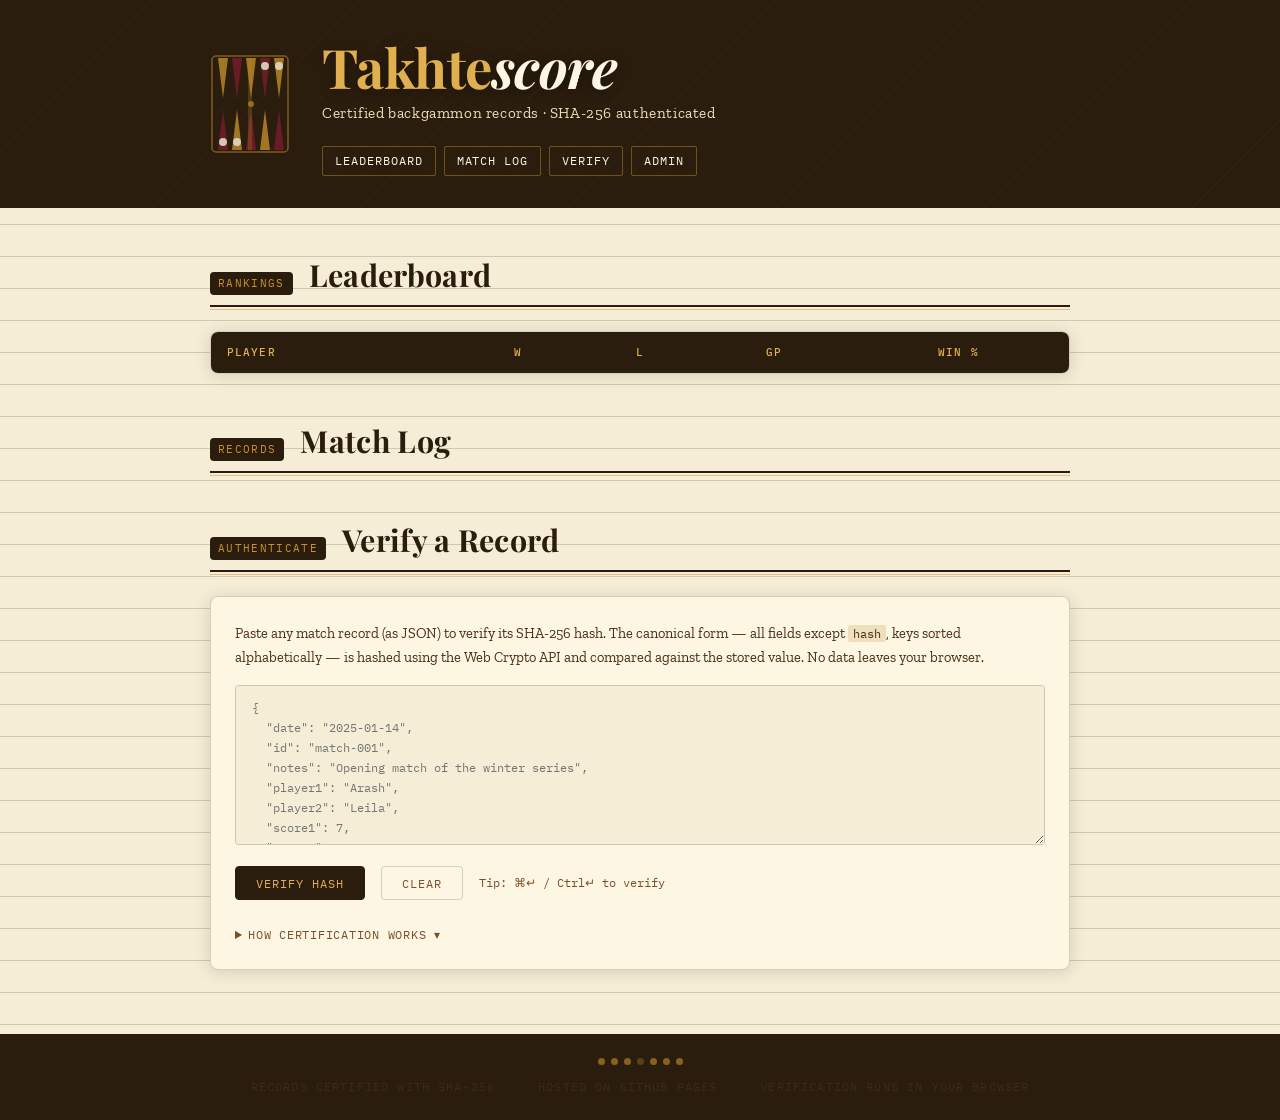
<file: index.html>
<!DOCTYPE html>
<html lang="en">
<head>
  <meta charset="UTF-8" />
  <meta name="viewport" content="width=device-width, initial-scale=1.0" />
  <title>Takhtescore — Certified Backgammon Records</title>
  <meta name="description" content="Tamper-evident backgammon match records, certified with SHA-256 cryptographic hashes." />

  <!-- Preconnect for Google Fonts -->
  <link rel="preconnect" href="https://fonts.googleapis.com" />
  <link rel="preconnect" href="https://fonts.gstatic.com" crossorigin />

  <link rel="stylesheet" href="css/style.css" />
</head>
<body>

<!-- ══════════════════════════════════════════════
     HEADER
══════════════════════════════════════════════ -->
<header id="site-header">
  <div class="container">
    <div class="header-inner">

      <!-- Decorative SVG — backgammon board motif -->
      <div class="header-motif" aria-hidden="true">
        <svg width="80" height="100" viewBox="0 0 80 100" xmlns="http://www.w3.org/2000/svg">
          <!-- Board border -->
          <rect x="2" y="2" width="76" height="96" rx="4"
                fill="none" stroke="#c8922a" stroke-width="1.5" opacity="0.6"/>

          <!-- Top triangles (dark) -->
          <polygon points="8,4  18,4  13,44"  fill="#c8922a" opacity="0.85"/>
          <polygon points="22,4 32,4  27,44"  fill="#7b1c2e" opacity="0.85"/>
          <polygon points="36,4 46,4  41,44"  fill="#c8922a" opacity="0.85"/>
          <polygon points="50,4 60,4  55,44"  fill="#7b1c2e" opacity="0.85"/>
          <polygon points="64,4 74,4  69,44"  fill="#c8922a" opacity="0.85"/>

          <!-- Bottom triangles (pointing up) -->
          <polygon points="8,96  18,96  13,56"  fill="#7b1c2e" opacity="0.85"/>
          <polygon points="22,96 32,96  27,56"  fill="#c8922a" opacity="0.85"/>
          <polygon points="36,96 46,96  41,56"  fill="#7b1c2e" opacity="0.85"/>
          <polygon points="50,96 60,96  55,56"  fill="#c8922a" opacity="0.85"/>
          <polygon points="64,96 74,96  69,56"  fill="#7b1c2e" opacity="0.85"/>

          <!-- Centre bar -->
          <rect x="38" y="4" width="4" height="92"
                fill="#c8922a" opacity="0.25"/>

          <!-- Pip dots -->
          <circle cx="13" cy="88" r="4" fill="#f5edd6" opacity="0.9"/>
          <circle cx="27" cy="88" r="4" fill="#f5edd6" opacity="0.9"/>
          <circle cx="69" cy="12" r="4" fill="#f5edd6" opacity="0.9"/>
          <circle cx="55" cy="12" r="4" fill="#f5edd6" opacity="0.9"/>
          <circle cx="41" cy="50" r="3" fill="#c8922a" opacity="0.7"/>
        </svg>
      </div>

      <!-- Text -->
      <div class="header-text">
        <h1 class="site-name">Takhte<span>score</span></h1>
        <p class="tagline">Certified backgammon records · SHA-256 authenticated</p>
        <nav class="nav-pills" aria-label="Page sections">
          <a href="#section-leaderboard">Leaderboard</a>
          <a href="#section-log">Match Log</a>
          <a href="#section-verify">Verify</a>
          <a href="admin.html">Admin</a>
        </nav>
      </div>

    </div>
  </div>
</header>

<!-- ══════════════════════════════════════════════
     MAIN CONTENT
══════════════════════════════════════════════ -->
<main>

<div class="container">

  <!-- ── LEADERBOARD ─────────────────────────── -->
  <section id="section-leaderboard" aria-labelledby="lb-heading">
    <div class="section-header">
      <span class="section-label">Rankings</span>
      <h2 id="lb-heading">Leaderboard</h2>
    </div>

    <div id="leaderboard" role="region" aria-live="polite">
      <table class="lb-table" aria-label="Player standings">
        <thead>
          <tr>
            <th scope="col">Player</th>
            <th scope="col">W</th>
            <th scope="col">L</th>
            <th scope="col">GP</th>
            <th scope="col">Win %</th>
          </tr>
        </thead>
        <tbody id="leaderboard-body">
          <tr><td colspan="5" class="loading">Loading standings</td></tr>
        </tbody>
      </table>
    </div>
  </section>

  <!-- ── MATCH LOG ───────────────────────────── -->
  <section id="section-log" aria-labelledby="log-heading">
    <div class="section-header">
      <span class="section-label">Records</span>
      <h2 id="log-heading">Match Log</h2>
    </div>

    <div id="match-list" role="feed" aria-live="polite" aria-label="Match records">
      <p class="loading">Loading match records</p>
    </div>
  </section>

  <!-- ── VERIFY TOOL ─────────────────────────── -->
  <section id="section-verify" aria-labelledby="verify-heading">
    <div class="section-header">
      <span class="section-label">Authenticate</span>
      <h2 id="verify-heading">Verify a Record</h2>
    </div>

    <div id="verify-tool">
      <p>
        Paste any match record (as JSON) to verify its SHA-256 hash.
        The canonical form — all fields except <code>hash</code>, keys sorted
        alphabetically — is hashed using the Web Crypto API and compared
        against the stored value. No data leaves your browser.
      </p>

      <label for="verify-input" class="sr-only">Match record JSON</label>
      <textarea
        id="verify-input"
        placeholder='{
  "date": "2025-01-14",
  "id": "match-001",
  "notes": "Opening match of the winter series",
  "player1": "Arash",
  "player2": "Leila",
  "score1": 7,
  "score2": 3,
  "winner": "Arash",
  "hash": "f85b1f0683c..."
}'
        aria-label="Paste match JSON here"
        spellcheck="false"
        autocomplete="off"
      ></textarea>

      <div class="verify-actions">
        <button id="verify-btn" class="btn btn-primary" type="button">
          Verify Hash
        </button>
        <button id="verify-clear" class="btn btn-ghost" type="button">
          Clear
        </button>
        <span style="font-size:0.78rem;color:var(--walnut-lt);font-family:var(--font-mono)">
          Tip: ⌘↵ / Ctrl↵ to verify
        </span>
      </div>

      <div id="verify-result" role="alert" aria-live="polite"></div>

      <!-- How it works -->
      <details style="margin-top:1.5rem">
        <summary style="cursor:pointer;font-family:var(--font-mono);font-size:0.78rem;letter-spacing:0.06em;color:var(--walnut-lt);text-transform:uppercase">
          How certification works ▾
        </summary>
        <div style="margin-top:0.75rem;font-size:0.88rem;color:var(--walnut-md);line-height:1.8">
          <p>Each match record is certified by computing a <strong>SHA-256 digest</strong> of its canonical form:</p>
          <ol style="margin:0.5rem 0 0.5rem 1.5rem">
            <li>Take all fields <em>except</em> <code>hash</code></li>
            <li>Sort keys alphabetically</li>
            <li>Serialize to compact JSON (no extra whitespace)</li>
            <li>Compute SHA-256 → store as the <code>hash</code> field</li>
          </ol>
          <p>Any change to any field — even a single character — produces a completely different hash, making tampering immediately detectable. Verification runs entirely in your browser using the Web Crypto API.</p>
        </div>
      </details>
    </div>
  </section>

</div><!-- /container -->
</main>

<!-- ══════════════════════════════════════════════
     FOOTER
══════════════════════════════════════════════ -->
<footer id="site-footer">
  <div class="container">
    <!-- Decorative pip row -->
    <div class="pip-row" style="justify-content:center;margin-bottom:0.75rem" aria-hidden="true">
      <div class="pip"></div>
      <div class="pip"></div>
      <div class="pip"></div>
      <div class="pip" style="opacity:0.3"></div>
      <div class="pip"></div>
      <div class="pip"></div>
      <div class="pip"></div>
    </div>

    <p class="footer-text">
      Records certified with SHA-256
      <span class="footer-divider">·</span>
      Hosted on GitHub Pages
      <span class="footer-divider">·</span>
      Verification runs in your browser
    </p>
  </div>
</footer>

<!-- Accessibility helper -->
<style>.sr-only{position:absolute;width:1px;height:1px;padding:0;margin:-1px;overflow:hidden;clip:rect(0,0,0,0);white-space:nowrap;border:0}</style>

<script src="js/main.js"></script>
</body>
</html>
</file>
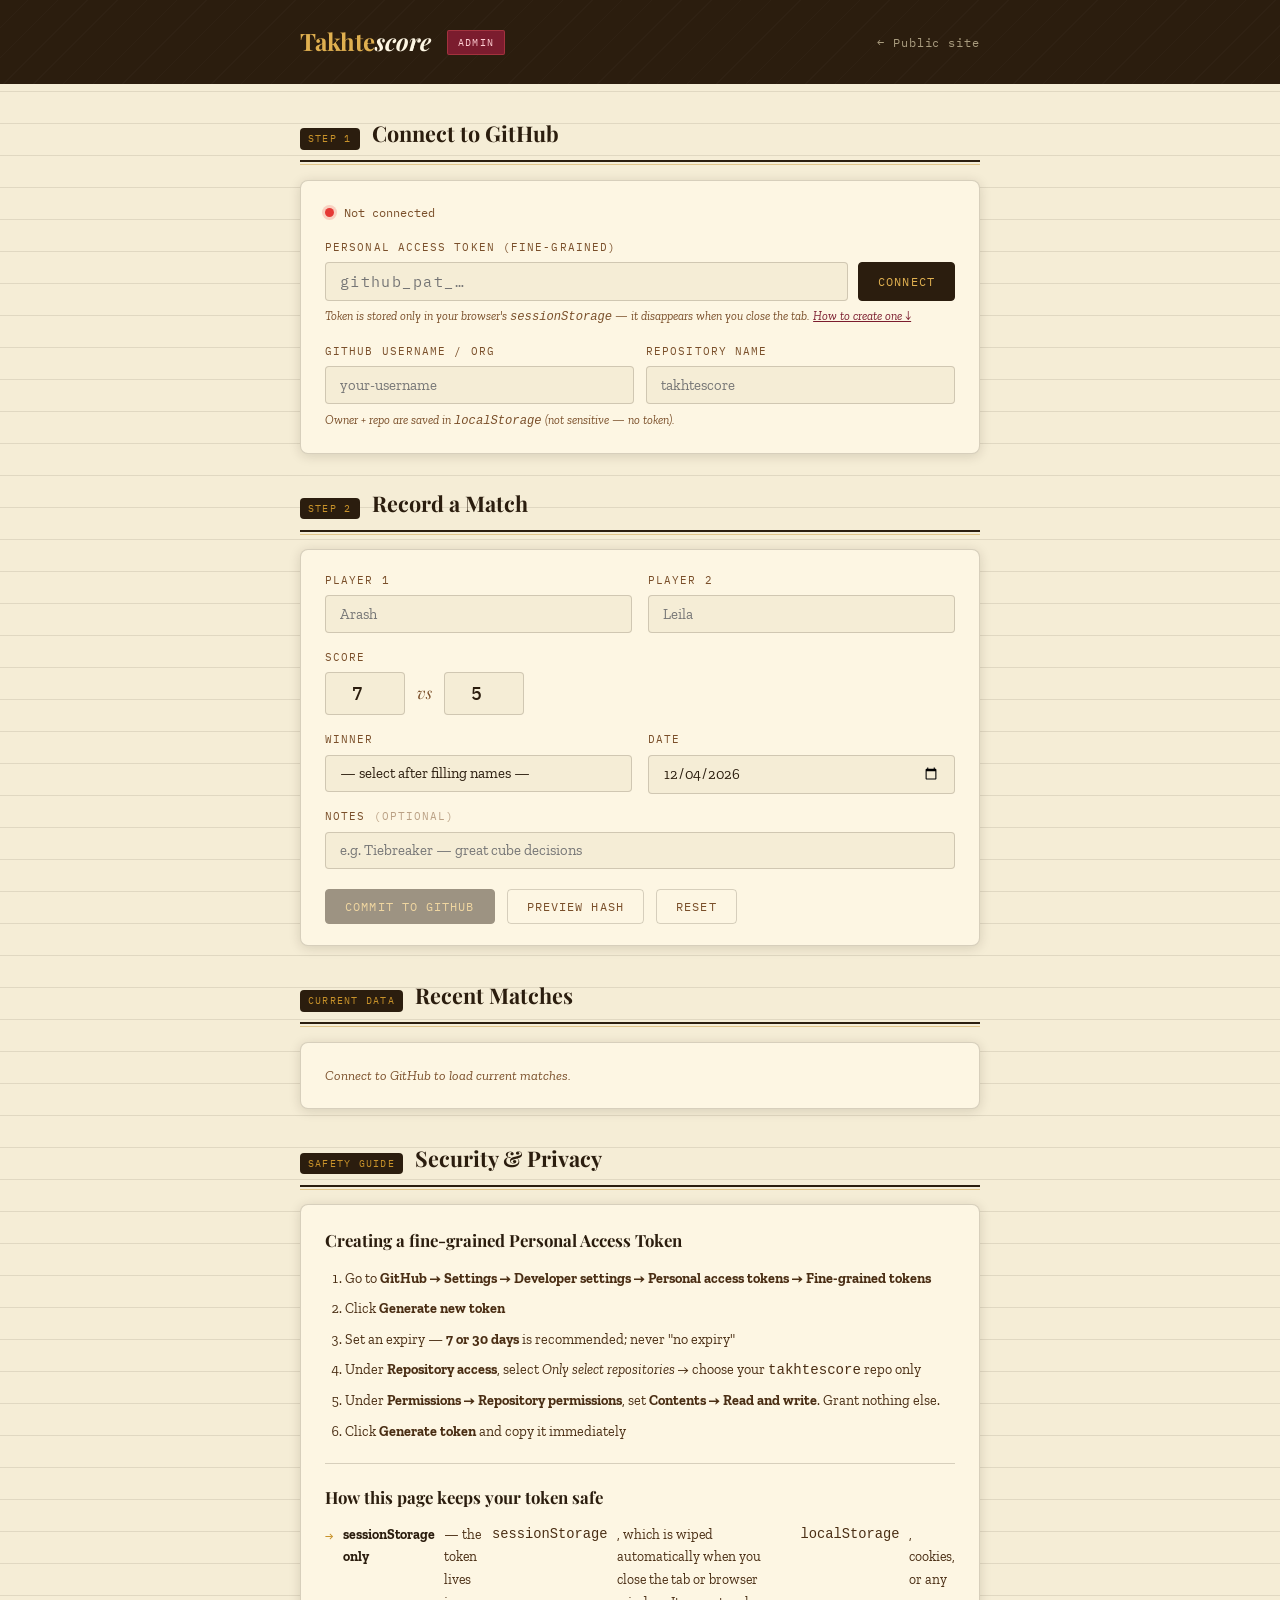
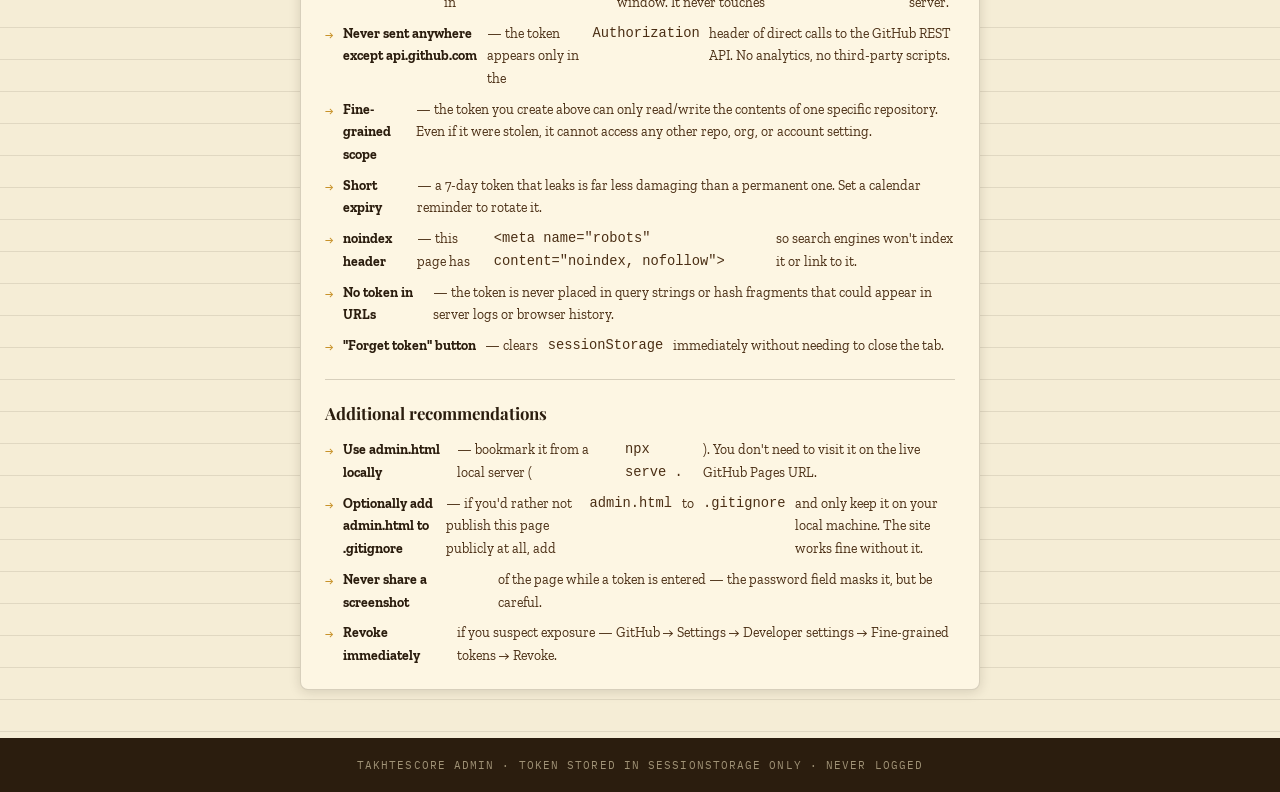
<file: admin.html>
<!DOCTYPE html>
<html lang="en">
<head>
  <meta charset="UTF-8" />
  <meta name="viewport" content="width=device-width, initial-scale=1.0" />
  <title>Takhtescore — Admin</title>
  <meta name="robots" content="noindex, nofollow" />

  <link rel="preconnect" href="https://fonts.googleapis.com" />
  <link rel="preconnect" href="https://fonts.gstatic.com" crossorigin />
  <link href="https://fonts.googleapis.com/css2?family=Playfair+Display:ital,wght@0,400;0,600;0,700;1,400&family=Zilla+Slab:wght@400;500;600&family=IBM+Plex+Mono:wght@400;500&display=swap" rel="stylesheet" />

  <style>
    /* ── Variables (matches main site) ─────────────────────── */
    :root {
      --parchment:    #f5edd6;
      --parchment-dk: #ede0bb;
      --walnut:       #2b1d0e;
      --walnut-md:    #4a2e14;
      --walnut-lt:    #7a4f2a;
      --burgundy:     #7b1c2e;
      --burgundy-lt:  #a3263d;
      --cream:        #fdf6e3;
      --cream-dk:     #f0e6c8;
      --ink:          #1a0f05;
      --gold:         #c8922a;
      --gold-lt:      #e0b050;
      --rule:         rgba(43,29,14,0.18);
      --shadow:       rgba(43,29,14,0.15);
      --green:        #2e7d32;
      --green-bg:     #e8f5e9;
      --green-border: #a5d6a7;
      --red:          #c62828;
      --red-bg:       #ffebee;
      --red-border:   #ef9a9a;
      --amber-bg:     #fff8e1;
      --amber-border: #ffe082;
      --amber:        #7a5800;

      --font-display: 'Playfair Display', Georgia, serif;
      --font-body:    'Zilla Slab', 'Palatino Linotype', serif;
      --font-mono:    'IBM Plex Mono', 'Courier New', monospace;
      --radius:       4px;
      --radius-lg:    8px;
      --max-w:        720px;
    }

    /* ── Reset ──────────────────────────────────────────────── */
    *, *::before, *::after { box-sizing: border-box; margin: 0; padding: 0; }
    html { scroll-behavior: smooth; }

    body {
      background-color: var(--parchment);
      background-image: repeating-linear-gradient(
        0deg, transparent, transparent 31px,
        rgba(43,29,14,0.1) 31px, rgba(43,29,14,0.1) 32px
      );
      color: var(--ink);
      font-family: var(--font-body);
      font-size: 15px;
      line-height: 1.65;
      min-height: 100vh;
    }

    /* ── Header ─────────────────────────────────────────────── */
    #admin-header {
      background: var(--walnut);
      padding: 1.4rem 0;
      position: relative;
      overflow: hidden;
    }
    #admin-header::before {
      content: '';
      position: absolute; inset: 0;
      background: repeating-linear-gradient(-45deg, transparent, transparent 20px,
        rgba(255,255,255,0.02) 20px, rgba(255,255,255,0.02) 21px);
      pointer-events: none;
    }
    .header-inner {
      max-width: var(--max-w);
      margin: 0 auto;
      padding: 0 1.25rem;
      display: flex;
      align-items: center;
      justify-content: space-between;
      gap: 1rem;
      position: relative;
    }
    .header-left { display: flex; align-items: center; gap: 1rem; }
    .admin-badge {
      font-family: var(--font-mono);
      font-size: 0.65rem;
      letter-spacing: 0.12em;
      text-transform: uppercase;
      background: var(--burgundy);
      color: #ffcdd2;
      padding: 3px 10px;
      border-radius: 2px;
      border: 1px solid rgba(255,100,100,0.3);
    }
    .site-name {
      font-family: var(--font-display);
      font-size: 1.5rem;
      font-weight: 700;
      color: var(--gold-lt);
    }
    .site-name span { color: #fdf6e3; font-style: italic; }
    .back-link {
      font-family: var(--font-mono);
      font-size: 0.72rem;
      letter-spacing: 0.08em;
      color: var(--parchment-dk);
      text-decoration: none;
      opacity: 0.65;
      transition: opacity 0.15s;
    }
    .back-link:hover { opacity: 1; }

    /* ── Layout ─────────────────────────────────────────────── */
    .container {
      max-width: var(--max-w);
      margin: 0 auto;
      padding: 0 1.25rem;
    }
    section { margin: 2rem 0; }

    /* ── Section header ─────────────────────────────────────── */
    .section-header {
      display: flex; align-items: baseline; gap: 0.75rem;
      margin-bottom: 1.1rem;
      padding-bottom: 0.5rem;
      border-bottom: 2px solid var(--walnut);
      position: relative;
    }
    .section-header::after {
      content: ''; position: absolute; bottom: -5px; left: 0; right: 0;
      height: 1px; background: var(--gold); opacity: 0.45;
    }
    .section-label {
      font-family: var(--font-mono); font-size: 0.65rem;
      letter-spacing: 0.12em; text-transform: uppercase;
      color: var(--gold); background: var(--walnut);
      padding: 2px 8px; border-radius: var(--radius); flex-shrink: 0;
    }
    h2 {
      font-family: var(--font-display);
      font-size: 1.35rem; font-weight: 700;
      color: var(--walnut);
    }

    /* ── Card ───────────────────────────────────────────────── */
    .card {
      background: var(--cream);
      border: 1px solid var(--rule);
      border-radius: var(--radius-lg);
      padding: 1.35rem 1.5rem;
      box-shadow: 0 2px 12px var(--shadow);
    }

    /* ── Token section ──────────────────────────────────────── */
    .token-status {
      display: flex; align-items: center; gap: 0.6rem;
      margin-bottom: 1rem;
    }
    .status-dot {
      width: 9px; height: 9px; border-radius: 50%;
      flex-shrink: 0; transition: background 0.2s;
    }
    .status-dot.connected { background: #43a047; box-shadow: 0 0 0 3px rgba(67,160,71,0.2); }
    .status-dot.disconnected { background: #e53935; box-shadow: 0 0 0 3px rgba(229,57,53,0.2); }
    .status-dot.checking { background: var(--gold); box-shadow: 0 0 0 3px rgba(200,146,42,0.2); animation: pulse 1s infinite; }
    @keyframes pulse { 0%,100%{opacity:1} 50%{opacity:0.4} }

    .status-text {
      font-family: var(--font-mono); font-size: 0.78rem;
      color: var(--walnut-lt);
    }

    .token-row {
      display: flex; gap: 0.6rem; align-items: stretch; flex-wrap: wrap;
    }
    .token-input-wrap { flex: 1; min-width: 220px; position: relative; }

    /* ── Form inputs ────────────────────────────────────────── */
    input, select, textarea {
      width: 100%;
      font-family: var(--font-body);
      font-size: 0.92rem;
      background: var(--parchment);
      border: 1px solid var(--rule);
      border-radius: var(--radius);
      padding: 0.55rem 0.85rem;
      color: var(--walnut);
      outline: none;
      transition: border-color 0.15s, background 0.15s;
      appearance: none;
    }
    input:focus, select:focus, textarea:focus {
      border-color: var(--walnut-lt);
      background: var(--cream);
    }
    input[type="password"] { font-family: var(--font-mono); letter-spacing: 0.1em; }
    input.masked { -webkit-text-security: disc; }

    label {
      display: block;
      font-family: var(--font-mono);
      font-size: 0.68rem;
      letter-spacing: 0.1em;
      text-transform: uppercase;
      color: var(--walnut-lt);
      margin-bottom: 0.35rem;
    }

    .field { margin-bottom: 1rem; }
    .field:last-child { margin-bottom: 0; }

    .field-row {
      display: grid;
      grid-template-columns: 1fr 1fr;
      gap: 1rem;
    }
    @media (max-width: 500px) { .field-row { grid-template-columns: 1fr; } }

    .field-hint {
      font-size: 0.76rem;
      color: var(--walnut-lt);
      margin-top: 0.3rem;
      font-style: italic;
    }

    /* ── Score input ────────────────────────────────────────── */
    .score-row {
      display: flex; align-items: center; gap: 0.75rem;
    }
    .score-row input[type="number"] {
      width: 80px; text-align: center;
      font-family: var(--font-mono); font-size: 1.1rem; font-weight: 500;
    }
    .score-vs {
      font-family: var(--font-display);
      font-style: italic; font-size: 1rem;
      color: var(--walnut-lt); flex-shrink: 0;
    }

    /* ── Buttons ────────────────────────────────────────────── */
    .btn {
      font-family: var(--font-mono); font-size: 0.75rem;
      letter-spacing: 0.09em; text-transform: uppercase;
      cursor: pointer; padding: 0.55rem 1.2rem;
      border-radius: var(--radius); border: none;
      transition: all 0.15s; white-space: nowrap;
    }
    .btn-primary {
      background: var(--walnut); color: var(--gold-lt);
      border: 1px solid var(--walnut);
    }
    .btn-primary:hover:not(:disabled) { background: var(--walnut-md); }
    .btn-primary:disabled { opacity: 0.45; cursor: not-allowed; }
    .btn-ghost {
      background: transparent; color: var(--walnut-lt);
      border: 1px solid var(--rule);
    }
    .btn-ghost:hover { border-color: var(--walnut-lt); color: var(--walnut); }
    .btn-danger {
      background: transparent; color: var(--red);
      border: 1px solid var(--red-border);
      font-size: 0.68rem;
    }
    .btn-danger:hover { background: var(--red-bg); }

    /* ── Hash preview ───────────────────────────────────────── */
    #hash-preview {
      margin-top: 1rem;
      padding: 0.85rem 1rem;
      background: var(--parchment-dk);
      border: 1px solid var(--rule);
      border-radius: var(--radius);
      display: none;
    }
    #hash-preview.show { display: block; }
    .hash-preview-label {
      font-family: var(--font-mono); font-size: 0.65rem;
      letter-spacing: 0.1em; text-transform: uppercase;
      color: var(--walnut-lt); margin-bottom: 0.3rem;
    }
    .hash-preview-value {
      font-family: var(--font-mono); font-size: 0.76rem;
      color: var(--walnut); word-break: break-all;
    }
    .hash-canonical {
      font-family: var(--font-mono); font-size: 0.7rem;
      color: var(--walnut-lt); word-break: break-all;
      margin-top: 0.4rem; opacity: 0.75;
    }

    /* ── Submit area ────────────────────────────────────────── */
    .submit-area {
      display: flex; gap: 0.75rem; align-items: center;
      margin-top: 1.25rem; flex-wrap: wrap;
    }

    /* ── Alerts ─────────────────────────────────────────────── */
    .alert {
      padding: 0.85rem 1rem; border-radius: var(--radius);
      font-size: 0.85rem; margin-top: 1rem;
      display: none; animation: fadeIn 0.2s ease;
    }
    .alert.show { display: block; }
    .alert.success { background: var(--green-bg); border: 1px solid var(--green-border); color: var(--green); }
    .alert.error   { background: var(--red-bg);   border: 1px solid var(--red-border);   color: var(--red); }
    .alert.warning { background: var(--amber-bg);  border: 1px solid var(--amber-border); color: var(--amber); }
    .alert-title { font-weight: 600; margin-bottom: 0.25rem; }
    .alert-mono { font-family: var(--font-mono); font-size: 0.75rem; margin-top: 0.4rem; word-break: break-all; opacity: 0.85; }

    @keyframes fadeIn { from{opacity:0;transform:translateY(3px)} to{opacity:1;transform:translateY(0)} }

    /* ── Security notice ────────────────────────────────────── */
    .security-list {
      list-style: none; display: flex; flex-direction: column; gap: 0.5rem;
    }
    .security-list li {
      display: flex; gap: 0.6rem; align-items: flex-start;
      font-size: 0.86rem; color: var(--walnut-md);
    }
    .security-list li::before {
      content: '→'; color: var(--gold); font-family: var(--font-mono);
      flex-shrink: 0; margin-top: 1px;
    }
    .security-list strong { color: var(--walnut); }

    /* ── Repo config ────────────────────────────────────────── */
    .config-row {
      display: grid; grid-template-columns: 1fr 1fr; gap: 0.75rem;
    }
    @media (max-width: 500px) { .config-row { grid-template-columns: 1fr; } }

    /* ── Recent matches ─────────────────────────────────────── */
    #recent-matches { display: flex; flex-direction: column; gap: 0.6rem; }
    .recent-match {
      display: flex; align-items: center; justify-content: space-between;
      padding: 0.65rem 0.85rem;
      background: var(--parchment);
      border: 1px solid var(--rule);
      border-radius: var(--radius);
      gap: 1rem; flex-wrap: wrap;
    }
    .recent-match-players {
      font-family: var(--font-display); font-size: 0.95rem; font-weight: 600;
      color: var(--walnut);
    }
    .recent-match-meta {
      font-family: var(--font-mono); font-size: 0.72rem; color: var(--walnut-lt);
    }

    /* ── Footer ─────────────────────────────────────────────── */
    #admin-footer {
      background: var(--walnut); color: var(--parchment-dk);
      text-align: center; padding: 1.2rem 1rem; margin-top: 3rem;
    }
    .footer-text {
      font-family: var(--font-mono); font-size: 0.68rem;
      letter-spacing: 0.1em; text-transform: uppercase; opacity: 0.6;
    }

    /* ── Spinner ────────────────────────────────────────────── */
    .spinner {
      display: inline-block; width: 12px; height: 12px;
      border: 2px solid rgba(224,176,80,0.3);
      border-top-color: var(--gold-lt);
      border-radius: 50%; animation: spin 0.7s linear infinite;
      vertical-align: middle; margin-right: 6px;
    }
    @keyframes spin { to { transform: rotate(360deg); } }

    /* ── sr-only ────────────────────────────────────────────── */
    .sr-only { position:absolute;width:1px;height:1px;padding:0;margin:-1px;overflow:hidden;clip:rect(0,0,0,0);white-space:nowrap;border:0 }
  </style>
</head>
<body>

<!-- ── Header ──────────────────────────────────────────────────────────── -->
<header id="admin-header">
  <div class="header-inner">
    <div class="header-left">
      <span class="site-name">Takhte<span>score</span></span>
      <span class="admin-badge">Admin</span>
    </div>
    <a href="index.html" class="back-link">← Public site</a>
  </div>
</header>

<main>
<div class="container">

  <!-- ── GitHub Connection ─────────────────────────────────────────────── -->
  <section id="section-token">
    <div class="section-header">
      <span class="section-label">Step 1</span>
      <h2>Connect to GitHub</h2>
    </div>
    <div class="card">
      <div class="token-status">
        <div class="status-dot disconnected" id="status-dot"></div>
        <span class="status-text" id="status-text">Not connected</span>
      </div>

      <div class="field">
        <label for="gh-token">Personal Access Token (fine-grained)</label>
        <div class="token-row">
          <div class="token-input-wrap">
            <input type="password" id="gh-token" placeholder="github_pat_…"
                   autocomplete="off" spellcheck="false" />
          </div>
          <button class="btn btn-primary" id="btn-connect" type="button">Connect</button>
          <button class="btn btn-danger" id="btn-clear-token" type="button"
                  style="display:none">Forget token</button>
        </div>
        <p class="field-hint">
          Token is stored only in your browser's <code>sessionStorage</code>
          — it disappears when you close the tab.
          <a href="#section-security" style="color:var(--burgundy)">How to create one ↓</a>
        </p>
      </div>

      <div class="config-row" style="margin-top:0.75rem">
        <div class="field" style="margin-bottom:0">
          <label for="gh-owner">GitHub username / org</label>
          <input type="text" id="gh-owner" placeholder="your-username"
                 autocomplete="off" spellcheck="false" />
        </div>
        <div class="field" style="margin-bottom:0">
          <label for="gh-repo">Repository name</label>
          <input type="text" id="gh-repo" placeholder="takhtescore"
                 autocomplete="off" spellcheck="false" />
        </div>
      </div>
      <p class="field-hint" style="margin-top:0.4rem">
        Owner + repo are saved in <code>localStorage</code> (not sensitive — no token).
      </p>
    </div>
  </section>

  <!-- ── Add Match Form ────────────────────────────────────────────────── -->
  <section id="section-form">
    <div class="section-header">
      <span class="section-label">Step 2</span>
      <h2>Record a Match</h2>
    </div>
    <div class="card">

      <div class="field-row">
        <div class="field">
          <label for="f-player1">Player 1</label>
          <input type="text" id="f-player1" placeholder="Arash"
                 autocomplete="off" />
        </div>
        <div class="field">
          <label for="f-player2">Player 2</label>
          <input type="text" id="f-player2" placeholder="Leila"
                 autocomplete="off" />
        </div>
      </div>

      <div class="field">
        <label>Score</label>
        <div class="score-row">
          <input type="number" id="f-score1" min="0" max="99" value="7"
                 style="width:80px" aria-label="Player 1 score" />
          <span class="score-vs">vs</span>
          <input type="number" id="f-score2" min="0" max="99" value="5"
                 style="width:80px" aria-label="Player 2 score" />
        </div>
      </div>

      <div class="field-row">
        <div class="field">
          <label for="f-winner">Winner</label>
          <select id="f-winner">
            <option value="">— select after filling names —</option>
          </select>
        </div>
        <div class="field">
          <label for="f-date">Date</label>
          <input type="date" id="f-date" />
        </div>
      </div>

      <div class="field">
        <label for="f-notes">Notes <span style="opacity:0.5">(optional)</span></label>
        <input type="text" id="f-notes"
               placeholder="e.g. Tiebreaker — great cube decisions"
               autocomplete="off" />
      </div>

      <!-- Live hash preview -->
      <div id="hash-preview">
        <div class="hash-preview-label">SHA-256 hash (auto-computed)</div>
        <div class="hash-preview-value" id="hash-preview-value">—</div>
        <div class="hash-canonical" id="hash-canonical-str"></div>
      </div>

      <div id="form-alert" class="alert"></div>

      <div class="submit-area">
        <button class="btn btn-primary" id="btn-submit" type="button" disabled>
          Commit to GitHub
        </button>
        <button class="btn btn-ghost" id="btn-preview-hash" type="button">
          Preview hash
        </button>
        <button class="btn btn-ghost" id="btn-reset-form" type="button">
          Reset
        </button>
      </div>

    </div>
  </section>

  <!-- ── Recent Matches ────────────────────────────────────────────────── -->
  <section id="section-recent">
    <div class="section-header">
      <span class="section-label">Current data</span>
      <h2>Recent Matches</h2>
    </div>
    <div class="card">
      <div id="recent-matches">
        <p style="font-size:0.85rem;color:var(--walnut-lt);font-style:italic">
          Connect to GitHub to load current matches.
        </p>
      </div>
    </div>
  </section>

  <!-- ── Security Guide ────────────────────────────────────────────────── -->
  <section id="section-security">
    <div class="section-header">
      <span class="section-label">Safety guide</span>
      <h2>Security & Privacy</h2>
    </div>
    <div class="card">

      <h3 style="font-family:var(--font-display);color:var(--walnut);margin-bottom:0.75rem;font-size:1.05rem">
        Creating a fine-grained Personal Access Token
      </h3>
      <ol style="margin-left:1.25rem;display:flex;flex-direction:column;gap:0.45rem;font-size:0.88rem;color:var(--walnut-md)">
        <li>Go to <strong>GitHub → Settings → Developer settings → Personal access tokens → Fine-grained tokens</strong></li>
        <li>Click <strong>Generate new token</strong></li>
        <li>Set an expiry — <strong>7 or 30 days</strong> is recommended; never "no expiry"</li>
        <li>Under <strong>Repository access</strong>, select <em>Only select repositories</em> → choose your <code>takhtescore</code> repo only</li>
        <li>Under <strong>Permissions → Repository permissions</strong>, set <strong>Contents → Read and write</strong>. Grant nothing else.</li>
        <li>Click <strong>Generate token</strong> and copy it immediately</li>
      </ol>

      <hr style="margin:1.25rem 0;border:none;border-top:1px solid var(--rule)" />

      <h3 style="font-family:var(--font-display);color:var(--walnut);margin-bottom:0.75rem;font-size:1.05rem">
        How this page keeps your token safe
      </h3>
      <ul class="security-list">
        <li><strong>sessionStorage only</strong> — the token lives in <code>sessionStorage</code>, which is wiped automatically when you close the tab or browser window. It never touches <code>localStorage</code>, cookies, or any server.</li>
        <li><strong>Never sent anywhere except api.github.com</strong> — the token appears only in the <code>Authorization</code> header of direct calls to the GitHub REST API. No analytics, no third-party scripts.</li>
        <li><strong>Fine-grained scope</strong> — the token you create above can only read/write the contents of one specific repository. Even if it were stolen, it cannot access any other repo, org, or account setting.</li>
        <li><strong>Short expiry</strong> — a 7-day token that leaks is far less damaging than a permanent one. Set a calendar reminder to rotate it.</li>
        <li><strong>noindex header</strong> — this page has <code>&lt;meta name="robots" content="noindex, nofollow"&gt;</code> so search engines won't index it or link to it.</li>
        <li><strong>No token in URLs</strong> — the token is never placed in query strings or hash fragments that could appear in server logs or browser history.</li>
        <li><strong>"Forget token" button</strong> — clears <code>sessionStorage</code> immediately without needing to close the tab.</li>
      </ul>

      <hr style="margin:1.25rem 0;border:none;border-top:1px solid var(--rule)" />

      <h3 style="font-family:var(--font-display);color:var(--walnut);margin-bottom:0.75rem;font-size:1.05rem">
        Additional recommendations
      </h3>
      <ul class="security-list">
        <li><strong>Use admin.html locally</strong> — bookmark it from a local server (<code>npx serve .</code>). You don't need to visit it on the live GitHub Pages URL.</li>
        <li><strong>Optionally add admin.html to .gitignore</strong> — if you'd rather not publish this page publicly at all, add <code>admin.html</code> to <code>.gitignore</code> and only keep it on your local machine. The site works fine without it.</li>
        <li><strong>Never share a screenshot</strong> of the page while a token is entered — the password field masks it, but be careful.</li>
        <li><strong>Revoke immediately</strong> if you suspect exposure — GitHub → Settings → Developer settings → Fine-grained tokens → Revoke.</li>
      </ul>

    </div>
  </section>

</div>
</main>

<!-- ── Footer ──────────────────────────────────────────────────────────── -->
<footer id="admin-footer">
  <div class="container">
    <p class="footer-text">
      Takhtescore Admin · Token stored in sessionStorage only · Never logged
    </p>
  </div>
</footer>

<script>
/* ═══════════════════════════════════════════════════════════════════════════
   admin.js — inline
   ═══════════════════════════════════════════════════════════════════════════ */

/* ── Constants ─────────────────────────────────────────────────────────── */
const DATA_PATH   = "data/matches.json";
const GH_API      = "https://api.github.com";
const SESSION_KEY = "ts_admin_token";   // sessionStorage — clears on tab close
const LS_OWNER    = "ts_gh_owner";      // localStorage — not sensitive
const LS_REPO     = "ts_gh_repo";

/* ── State ─────────────────────────────────────────────────────────────── */
let state = {
  token:    null,
  owner:    "",
  repo:     "",
  matches:  [],   // current matches loaded from GitHub
  fileSha:  null, // GitHub blob SHA — needed to update the file
};

/* ── DOM refs ──────────────────────────────────────────────────────────── */
const $ = id => document.getElementById(id);

/* ── Crypto ────────────────────────────────────────────────────────────── */
function canonicalize(record) {
  const obj = Object.keys(record)
    .filter(k => k !== "hash")
    .sort()
    .reduce((acc, k) => { acc[k] = record[k]; return acc; }, {});
  return JSON.stringify(obj);
}

async function sha256hex(str) {
  const buf = await crypto.subtle.digest("SHA-256", new TextEncoder().encode(str));
  return Array.from(new Uint8Array(buf))
    .map(b => b.toString(16).padStart(2, "0"))
    .join("");
}

/* ── ID generation ─────────────────────────────────────────────────────── */
function generateId(matches) {
  const nums = matches
    .map(m => parseInt((m.id || "").replace(/\D/g, ""), 10))
    .filter(n => !isNaN(n));
  const next = nums.length ? Math.max(...nums) + 1 : 1;
  return "match-" + String(next).padStart(3, "0");
}

/* ── Escape HTML ───────────────────────────────────────────────────────── */
function esc(s) {
  return String(s ?? "")
    .replace(/&/g,"&amp;").replace(/</g,"&lt;")
    .replace(/>/g,"&gt;").replace(/"/g,"&quot;");
}

/* ── GitHub API helpers ────────────────────────────────────────────────── */
async function ghFetch(path, options = {}) {
  const url = `${GH_API}/repos/${state.owner}/${state.repo}${path}`;
  const res = await fetch(url, {
    ...options,
    headers: {
      "Authorization": `Bearer ${state.token}`,
      "Accept":        "application/vnd.github+json",
      "X-GitHub-Api-Version": "2022-11-28",
      ...(options.headers || {}),
    },
  });
  const data = await res.json();
  if (!res.ok) throw new Error(data.message || `GitHub API error ${res.status}`);
  return data;
}

async function loadMatchesFromGitHub() {
  const data = await ghFetch(`/contents/${DATA_PATH}`);
  state.fileSha = data.sha;
  const json = atob(data.content.replace(/\n/g, ""));
  state.matches = JSON.parse(json);
  return state.matches;
}

async function commitMatches(matches, message) {
  const content = btoa(unescape(encodeURIComponent(
    JSON.stringify(matches, null, 2) + "\n"
  )));
  const body = {
    message,
    content,
    sha: state.fileSha,
  };
  const result = await ghFetch(`/contents/${DATA_PATH}`, {
    method: "PUT",
    headers: { "Content-Type": "application/json" },
    body: JSON.stringify(body),
  });
  // Update sha for next commit in same session
  state.fileSha = result.content.sha;
  return result;
}

/* ── Token management ──────────────────────────────────────────────────── */
function saveConfig() {
  localStorage.setItem(LS_OWNER, $("gh-owner").value.trim());
  localStorage.setItem(LS_REPO,  $("gh-repo").value.trim());
}

function loadConfig() {
  $("gh-owner").value = localStorage.getItem(LS_OWNER) || "";
  $("gh-repo").value  = localStorage.getItem(LS_REPO)  || "";
}

function getToken() {
  return sessionStorage.getItem(SESSION_KEY);
}

function storeToken(t) {
  sessionStorage.setItem(SESSION_KEY, t);
}

function clearToken() {
  sessionStorage.removeItem(SESSION_KEY);
  state.token = null;
  $("gh-token").value = "";
  setStatus("disconnected", "Not connected");
  $("btn-clear-token").style.display = "none";
  $("btn-submit").disabled = true;
  $("recent-matches").innerHTML =
    `<p style="font-size:0.85rem;color:var(--walnut-lt);font-style:italic">Connect to GitHub to load current matches.</p>`;
}

/* ── Status indicator ──────────────────────────────────────────────────── */
function setStatus(type, text) {
  const dot  = $("status-dot");
  const label = $("status-text");
  dot.className = `status-dot ${type}`;
  label.textContent = text;
}

/* ── Connect ────────────────────────────────────────────────────────────── */
async function connect() {
  const token = $("gh-token").value.trim();
  const owner = $("gh-owner").value.trim();
  const repo  = $("gh-repo").value.trim();

  if (!token) { showAlert("form-alert","warning","No token entered","Paste your GitHub PAT above."); return; }
  if (!owner || !repo) { showAlert("form-alert","warning","Missing repo info","Fill in the GitHub username and repository name."); return; }

  state.token = token;
  state.owner = owner;
  state.repo  = repo;
  saveConfig();

  setStatus("checking", "Connecting…");

  try {
    const matches = await loadMatchesFromGitHub();
    storeToken(token);
    setStatus("connected", `Connected — ${matches.length} match${matches.length !== 1 ? "es" : ""} loaded`);
    $("btn-clear-token").style.display = "";
    $("btn-submit").disabled = false;
    $("gh-token").value = ""; // clear the visible field; token is in sessionStorage
    renderRecentMatches(matches);
    updateWinnerDropdown();
    hideAlert("form-alert");
  } catch (err) {
    setStatus("disconnected", "Connection failed");
    state.token = null;
    showAlert("form-alert", "error", "Could not connect", err.message);
  }
}

/* ── Render recent matches ──────────────────────────────────────────────── */
function renderRecentMatches(matches) {
  if (!matches.length) {
    $("recent-matches").innerHTML =
      `<p style="font-size:0.85rem;color:var(--walnut-lt);font-style:italic">No matches yet.</p>`;
    return;
  }
  const sorted = [...matches].sort((a,b) => b.date.localeCompare(a.date)).slice(0, 5);
  $("recent-matches").innerHTML = sorted.map(m => `
    <div class="recent-match">
      <div>
        <div class="recent-match-players">${esc(m.player1)} vs ${esc(m.player2)}</div>
        <div class="recent-match-meta">${esc(m.date)} · ${esc(m.score1)}–${esc(m.score2)} · ${esc(m.winner)} wins</div>
      </div>
      <span style="font-family:var(--font-mono);font-size:0.68rem;color:var(--walnut-lt)">${esc(m.id)}</span>
    </div>
  `).join("");
}

/* ── Winner dropdown ────────────────────────────────────────────────────── */
function updateWinnerDropdown() {
  const p1 = $("f-player1").value.trim();
  const p2 = $("f-player2").value.trim();
  const sel = $("f-winner");
  const current = sel.value;
  sel.innerHTML = "";

  const placeholder = document.createElement("option");
  placeholder.value = "";
  placeholder.textContent = p1 && p2 ? "— select winner —" : "— fill in names first —";
  sel.appendChild(placeholder);

  if (p1) {
    const o = document.createElement("option");
    o.value = p1; o.textContent = p1;
    if (current === p1) o.selected = true;
    sel.appendChild(o);
  }
  if (p2) {
    const o = document.createElement("option");
    o.value = p2; o.textContent = p2;
    if (current === p2) o.selected = true;
    sel.appendChild(o);
  }
}

/* ── Hash preview ───────────────────────────────────────────────────────── */
async function buildRecord() {
  const p1     = $("f-player1").value.trim();
  const p2     = $("f-player2").value.trim();
  const s1     = parseInt($("f-score1").value, 10);
  const s2     = parseInt($("f-score2").value, 10);
  const winner = $("f-winner").value;
  const date   = $("f-date").value;
  const notes  = $("f-notes").value.trim();

  if (!p1 || !p2 || !winner || !date || isNaN(s1) || isNaN(s2))
    return null;

  const id = generateId(state.matches);
  const record = { id, date, notes, player1: p1, player2: p2,
                   score1: s1, score2: s2, winner };
  const canonical = canonicalize(record);
  const hash = await sha256hex(canonical);
  return { ...record, hash, _canonical: canonical };
}

async function showHashPreview() {
  const rec = await buildRecord();
  if (!rec) {
    showAlert("form-alert", "warning", "Incomplete form",
      "Fill in both player names, scores, winner, and date first.");
    return;
  }
  $("hash-preview").classList.add("show");
  $("hash-preview-value").textContent = rec.hash;
  $("hash-canonical-str").textContent = "Canonical: " + rec._canonical;
  hideAlert("form-alert");
}

/* ── Submit ─────────────────────────────────────────────────────────────── */
async function submitMatch() {
  const btn = $("btn-submit");

  if (!state.token) {
    showAlert("form-alert","warning","Not connected","Connect to GitHub first.");
    return;
  }

  const rec = await buildRecord();
  if (!rec) {
    showAlert("form-alert","warning","Incomplete form",
      "Fill in both player names, scores, winner, and date.");
    return;
  }

  // Prevent duplicate IDs
  if (state.matches.find(m => m.id === rec.id)) {
    showAlert("form-alert","error","Duplicate ID",`A match with id "${rec.id}" already exists.`);
    return;
  }

  btn.disabled = true;
  btn.innerHTML = `<span class="spinner"></span>Committing…`;

  try {
    // Strip internal _canonical helper before saving
    const { _canonical, ...cleanRecord } = rec;

    const updated = [...state.matches, cleanRecord];
    const msg = `Add ${cleanRecord.id}: ${cleanRecord.player1} vs ${cleanRecord.player2} (${cleanRecord.date})`;
    await commitMatches(updated, msg);

    state.matches = updated;
    renderRecentMatches(updated);

    showAlert("form-alert", "success",
      `✓ Match committed — ${cleanRecord.id}`,
      `SHA-256: ${cleanRecord.hash}`);

    resetForm();
    $("hash-preview").classList.remove("show");
  } catch (err) {
    showAlert("form-alert", "error", "Commit failed", err.message);
  } finally {
    btn.disabled = false;
    btn.innerHTML = "Commit to GitHub";
  }
}

/* ── Alert helpers ──────────────────────────────────────────────────────── */
function showAlert(id, type, title, detail) {
  const el = $(id);
  el.className = `alert show ${type}`;
  el.innerHTML = `<div class="alert-title">${esc(title)}</div>`
    + (detail ? `<div class="alert-mono">${esc(detail)}</div>` : "");
}
function hideAlert(id) {
  const el = $(id);
  el.className = "alert";
  el.innerHTML = "";
}

/* ── Reset form ─────────────────────────────────────────────────────────── */
function resetForm() {
  ["f-player1","f-player2","f-notes"].forEach(id => $(id).value = "");
  $("f-score1").value = "7";
  $("f-score2").value = "5";
  $("f-date").value   = todayISO();
  updateWinnerDropdown();
}

function todayISO() {
  return new Date().toISOString().slice(0, 10);
}

/* ── Wire up events ─────────────────────────────────────────────────────── */
document.addEventListener("DOMContentLoaded", () => {
  // Set today's date as default
  $("f-date").value = todayISO();

  // Load saved config (owner/repo — not token)
  loadConfig();

  // Restore session token silently if tab is still open
  const saved = getToken();
  if (saved) {
    state.token = saved;
    const owner = localStorage.getItem(LS_OWNER) || "";
    const repo  = localStorage.getItem(LS_REPO)  || "";
    state.owner = owner;
    state.repo  = repo;
    if (owner && repo) {
      setStatus("checking", "Restoring session…");
      loadMatchesFromGitHub()
        .then(matches => {
          setStatus("connected", `Connected — ${matches.length} match${matches.length !== 1 ? "es" : ""} loaded`);
          $("btn-clear-token").style.display = "";
          $("btn-submit").disabled = false;
          renderRecentMatches(matches);
          updateWinnerDropdown();
        })
        .catch(() => {
          clearToken();
          setStatus("disconnected", "Session expired — please reconnect");
        });
    }
  }

  $("btn-connect").addEventListener("click", connect);
  $("btn-clear-token").addEventListener("click", clearToken);
  $("btn-preview-hash").addEventListener("click", showHashPreview);
  $("btn-submit").addEventListener("click", submitMatch);
  $("btn-reset-form").addEventListener("click", () => {
    resetForm();
    $("hash-preview").classList.remove("show");
    hideAlert("form-alert");
  });

  // Update winner dropdown when names change
  $("f-player1").addEventListener("input", updateWinnerDropdown);
  $("f-player2").addEventListener("input", updateWinnerDropdown);

  // Live hash update on any field change
  const liveFields = ["f-player1","f-player2","f-score1","f-score2","f-winner","f-date","f-notes"];
  liveFields.forEach(id => {
    $(id).addEventListener("change", async () => {
      if ($("hash-preview").classList.contains("show")) await showHashPreview();
    });
  });

  // Connect on Enter in token field
  $("gh-token").addEventListener("keydown", e => {
    if (e.key === "Enter") connect();
  });
});
</script>

</body>
</html>
</file>
<file: css/style.css>
/* ═══════════════════════════════════════════════
   Takhtescore — Retro Board Game Stylesheet
   ═══════════════════════════════════════════════ */

@import url('https://fonts.googleapis.com/css2?family=Playfair+Display:ital,wght@0,400;0,600;0,700;1,400;1,600&family=Zilla+Slab:wght@400;500;600&family=IBM+Plex+Mono:wght@400;500&display=swap');

/* ── Variables ───────────────────────────────── */
:root {
  --parchment:    #f5edd6;
  --parchment-dk: #ede0bb;
  --walnut:       #2b1d0e;
  --walnut-md:    #4a2e14;
  --walnut-lt:    #7a4f2a;
  --burgundy:     #7b1c2e;
  --burgundy-lt:  #a3263d;
  --cream:        #fdf6e3;
  --cream-dk:     #f0e6c8;
  --ink:          #1a0f05;
  --gold:         #c8922a;
  --gold-lt:      #e0b050;
  --rule:         rgba(43, 29, 14, 0.18);
  --shadow:       rgba(43, 29, 14, 0.15);

  --font-display: 'Playfair Display', Georgia, serif;
  --font-body:    'Zilla Slab', 'Palatino Linotype', serif;
  --font-mono:    'IBM Plex Mono', 'Courier New', monospace;

  --radius:  4px;
  --radius-lg: 8px;
  --max-w:   900px;
}

/* ── Reset & Base ────────────────────────────── */
*, *::before, *::after { box-sizing: border-box; margin: 0; padding: 0; }

html { scroll-behavior: smooth; }

body {
  background-color: var(--parchment);
  background-image:
    repeating-linear-gradient(
      0deg,
      transparent,
      transparent 31px,
      var(--rule) 31px,
      var(--rule) 32px
    );
  color: var(--ink);
  font-family: var(--font-body);
  font-size: 16px;
  line-height: 1.7;
  min-height: 100vh;
}

/* ── Typography ──────────────────────────────── */
h1, h2, h3 {
  font-family: var(--font-display);
  line-height: 1.25;
  color: var(--walnut);
}

h2 {
  font-size: clamp(1.4rem, 3vw, 1.9rem);
  font-weight: 700;
  letter-spacing: 0.01em;
}

h3 { font-size: 1.15rem; font-weight: 600; }

p { color: var(--walnut-md); }

a { color: var(--burgundy); text-decoration: underline; text-underline-offset: 3px; }
a:hover { color: var(--burgundy-lt); }

code, .mono {
  font-family: var(--font-mono);
  font-size: 0.82em;
  background: var(--parchment-dk);
  padding: 1px 5px;
  border-radius: 2px;
  word-break: break-all;
}

/* ── Layout ──────────────────────────────────── */
.container {
  max-width: var(--max-w);
  margin: 0 auto;
  padding: 0 1.25rem;
}

section {
  margin: 3rem 0;
}

/* ── Section Headers ─────────────────────────── */
.section-header {
  display: flex;
  align-items: baseline;
  gap: 1rem;
  margin-bottom: 1.5rem;
  padding-bottom: 0.6rem;
  border-bottom: 2px solid var(--walnut);
  position: relative;
}

.section-header::after {
  content: '';
  position: absolute;
  bottom: -5px;
  left: 0;
  right: 0;
  height: 1px;
  background: var(--gold);
  opacity: 0.5;
}

.section-label {
  font-family: var(--font-mono);
  font-size: 0.7rem;
  letter-spacing: 0.12em;
  text-transform: uppercase;
  color: var(--gold);
  background: var(--walnut);
  padding: 2px 8px;
  border-radius: var(--radius);
  flex-shrink: 0;
}

/* ── HEADER ──────────────────────────────────── */
#site-header {
  background: var(--walnut);
  color: var(--cream);
  padding: 2.5rem 0 2rem;
  position: relative;
  overflow: hidden;
}

#site-header::before {
  content: '';
  position: absolute;
  inset: 0;
  background: repeating-linear-gradient(
    -45deg,
    transparent,
    transparent 20px,
    rgba(255,255,255,0.015) 20px,
    rgba(255,255,255,0.015) 21px
  );
  pointer-events: none;
}

.header-inner {
  display: flex;
  align-items: center;
  gap: 2rem;
  position: relative;
}

.header-motif {
  flex-shrink: 0;
  opacity: 0.9;
}

.header-text {
  flex: 1;
}

.site-name {
  font-family: var(--font-display);
  font-size: clamp(2.2rem, 6vw, 3.4rem);
  font-weight: 700;
  color: var(--gold-lt);
  letter-spacing: -0.01em;
  line-height: 1;
  text-shadow: 0 2px 12px rgba(0,0,0,0.4);
}

.site-name span {
  color: var(--cream);
  font-style: italic;
}

.tagline {
  font-family: var(--font-body);
  font-size: 0.95rem;
  color: var(--parchment-dk);
  margin-top: 0.4rem;
  letter-spacing: 0.04em;
}

.nav-pills {
  display: flex;
  gap: 0.5rem;
  flex-wrap: wrap;
  margin-top: 1.2rem;
}

.nav-pills a {
  font-family: var(--font-mono);
  font-size: 0.75rem;
  letter-spacing: 0.08em;
  text-transform: uppercase;
  color: var(--cream);
  text-decoration: none;
  padding: 4px 12px;
  border: 1px solid rgba(200, 146, 42, 0.45);
  border-radius: 2px;
  transition: background 0.15s, border-color 0.15s;
}

.nav-pills a:hover {
  background: rgba(200, 146, 42, 0.2);
  border-color: var(--gold);
  color: var(--gold-lt);
}

/* ── LEADERBOARD ─────────────────────────────── */
#leaderboard {
  background: var(--cream);
  border: 1px solid var(--rule);
  border-radius: var(--radius-lg);
  overflow: hidden;
  box-shadow: 0 2px 16px var(--shadow);
}

.lb-table {
  width: 100%;
  border-collapse: collapse;
}

.lb-table thead {
  background: var(--walnut);
  color: var(--gold-lt);
}

.lb-table thead th {
  font-family: var(--font-mono);
  font-size: 0.7rem;
  letter-spacing: 0.1em;
  text-transform: uppercase;
  padding: 0.7rem 1rem;
  text-align: left;
  font-weight: 500;
}

.lb-table thead th:not(:first-child) { text-align: center; }

.lb-table tbody tr {
  border-bottom: 1px solid var(--rule);
  transition: background 0.1s;
}

.lb-table tbody tr:last-child { border-bottom: none; }

.lb-table tbody tr:hover { background: var(--parchment); }

.lb-table tbody td {
  padding: 0.75rem 1rem;
  color: var(--walnut-md);
}

.lb-table tbody td:not(:first-child) { text-align: center; }

.lb-rank {
  font-family: var(--font-mono);
  font-size: 0.8rem;
  color: var(--gold);
  font-weight: 500;
  width: 2.5rem;
  display: inline-flex;
  align-items: center;
  gap: 4px;
}

.lb-rank-1 { color: #c8922a; }
.lb-rank-2 { color: #8a8a8a; }
.lb-rank-3 { color: #a0714a; }

.lb-name {
  font-family: var(--font-display);
  font-weight: 600;
  font-size: 1.05rem;
  color: var(--walnut);
}

.lb-pct {
  font-family: var(--font-mono);
  font-weight: 500;
  font-size: 0.9rem;
}

.win-bar-wrap {
  display: flex;
  align-items: center;
  gap: 8px;
  justify-content: center;
}

.win-bar {
  height: 6px;
  width: 60px;
  background: var(--cream-dk);
  border-radius: 3px;
  overflow: hidden;
}

.win-bar-fill {
  height: 100%;
  background: linear-gradient(90deg, var(--walnut-lt), var(--burgundy));
  border-radius: 3px;
  transition: width 0.6s ease;
}

/* ── MATCH LOG ───────────────────────────────── */
.match-list {
  display: flex;
  flex-direction: column;
  gap: 0.9rem;
}

.match-card {
  background: var(--cream);
  border: 1px solid var(--rule);
  border-radius: var(--radius-lg);
  padding: 1rem 1.25rem;
  box-shadow: 0 1px 6px var(--shadow);
  transition: box-shadow 0.15s;
  position: relative;
}

.match-card:hover { box-shadow: 0 3px 14px var(--shadow); }

.match-card-top {
  display: flex;
  align-items: flex-start;
  justify-content: space-between;
  gap: 1rem;
  flex-wrap: wrap;
}

.match-players {
  font-family: var(--font-display);
  font-size: 1.1rem;
  font-weight: 600;
  color: var(--walnut);
}

.match-score {
  font-family: var(--font-mono);
  font-size: 1.15rem;
  font-weight: 500;
  color: var(--walnut);
  background: var(--parchment-dk);
  padding: 2px 10px;
  border-radius: var(--radius);
  border: 1px solid var(--rule);
  white-space: nowrap;
}

.match-meta {
  display: flex;
  align-items: center;
  gap: 1rem;
  margin-top: 0.45rem;
  flex-wrap: wrap;
}

.match-date {
  font-family: var(--font-mono);
  font-size: 0.75rem;
  color: var(--walnut-lt);
  letter-spacing: 0.05em;
}

.match-winner {
  font-size: 0.8rem;
  color: var(--burgundy);
  font-weight: 600;
  letter-spacing: 0.02em;
}

.match-notes {
  font-size: 0.85rem;
  color: var(--walnut-lt);
  font-style: italic;
  margin-top: 0.3rem;
}

.match-hash {
  margin-top: 0.6rem;
  display: flex;
  align-items: center;
  gap: 0.5rem;
  flex-wrap: wrap;
}

.hash-label {
  font-family: var(--font-mono);
  font-size: 0.65rem;
  letter-spacing: 0.08em;
  text-transform: uppercase;
  color: var(--walnut-lt);
}

.hash-value {
  font-family: var(--font-mono);
  font-size: 0.72rem;
  color: var(--walnut-lt);
  word-break: break-all;
}

/* Badge */
.cert-badge {
  display: inline-flex;
  align-items: center;
  gap: 4px;
  font-family: var(--font-mono);
  font-size: 0.68rem;
  letter-spacing: 0.05em;
  padding: 2px 8px;
  border-radius: 20px;
  white-space: nowrap;
  flex-shrink: 0;
}

.cert-badge.valid {
  background: #e8f5e9;
  color: #2e7d32;
  border: 1px solid #a5d6a7;
}

.cert-badge.invalid {
  background: #ffebee;
  color: #c62828;
  border: 1px solid #ef9a9a;
}

.cert-badge.pending {
  background: var(--parchment-dk);
  color: var(--walnut-lt);
  border: 1px solid var(--rule);
}

/* ── VERIFY TOOL ─────────────────────────────── */
#verify-tool {
  background: var(--cream);
  border: 1px solid var(--rule);
  border-radius: var(--radius-lg);
  padding: 1.5rem;
  box-shadow: 0 2px 16px var(--shadow);
}

#verify-tool p {
  font-size: 0.9rem;
  margin-bottom: 1rem;
  color: var(--walnut-md);
}

#verify-input {
  width: 100%;
  min-height: 160px;
  font-family: var(--font-mono);
  font-size: 0.78rem;
  line-height: 1.6;
  background: var(--parchment);
  border: 1px solid var(--rule);
  border-radius: var(--radius);
  padding: 0.75rem 1rem;
  color: var(--walnut);
  resize: vertical;
  outline: none;
  transition: border-color 0.15s;
}

#verify-input:focus {
  border-color: var(--walnut-lt);
  background: var(--cream);
}

.verify-actions {
  display: flex;
  align-items: center;
  gap: 1rem;
  margin-top: 0.75rem;
  flex-wrap: wrap;
}

.btn {
  font-family: var(--font-mono);
  font-size: 0.78rem;
  letter-spacing: 0.08em;
  text-transform: uppercase;
  cursor: pointer;
  padding: 0.5rem 1.25rem;
  border-radius: var(--radius);
  border: none;
  transition: all 0.15s;
}

.btn-primary {
  background: var(--walnut);
  color: var(--gold-lt);
  border: 1px solid var(--walnut);
}

.btn-primary:hover {
  background: var(--walnut-md);
  color: var(--gold-lt);
}

.btn-ghost {
  background: transparent;
  color: var(--walnut-lt);
  border: 1px solid var(--rule);
}

.btn-ghost:hover {
  border-color: var(--walnut-lt);
  color: var(--walnut);
}

#verify-result {
  margin-top: 1.25rem;
  padding: 1rem 1.25rem;
  border-radius: var(--radius);
  font-family: var(--font-mono);
  font-size: 0.82rem;
  display: none;
  animation: fadeIn 0.2s ease;
}

#verify-result.show { display: block; }

#verify-result.valid {
  background: #e8f5e9;
  border: 1px solid #a5d6a7;
  color: #1b5e20;
}

#verify-result.invalid {
  background: #ffebee;
  border: 1px solid #ef9a9a;
  color: #b71c1c;
}

#verify-result.error {
  background: #fff8e1;
  border: 1px solid #ffe082;
  color: #7a5800;
}

.verify-result-title {
  font-weight: 500;
  font-size: 0.9rem;
  margin-bottom: 0.4rem;
}

.verify-hash-row {
  margin-top: 0.5rem;
  font-size: 0.72rem;
  opacity: 0.8;
  word-break: break-all;
}

/* ── FOOTER ──────────────────────────────────── */
#site-footer {
  background: var(--walnut);
  color: var(--parchment-dk);
  text-align: center;
  padding: 1.5rem 1rem;
  margin-top: 4rem;
}

.footer-text {
  font-family: var(--font-mono);
  font-size: 0.72rem;
  letter-spacing: 0.1em;
  text-transform: uppercase;
  opacity: 0.7;
}

.footer-divider {
  display: inline-block;
  margin: 0 0.8em;
  opacity: 0.4;
}

/* ── Loading state ───────────────────────────── */
.loading {
  text-align: center;
  padding: 2rem;
  font-family: var(--font-mono);
  font-size: 0.8rem;
  color: var(--walnut-lt);
  letter-spacing: 0.08em;
}

.loading::after {
  content: '';
  animation: dots 1.2s steps(3, end) infinite;
}

@keyframes dots {
  0%   { content: '.'; }
  33%  { content: '..'; }
  66%  { content: '...'; }
  100% { content: ''; }
}

@keyframes fadeIn {
  from { opacity: 0; transform: translateY(4px); }
  to   { opacity: 1; transform: translateY(0); }
}

.fade-in {
  animation: fadeIn 0.3s ease;
}

/* ── Pip decoration ──────────────────────────── */
.pip-row {
  display: flex;
  gap: 6px;
  align-items: center;
}

.pip {
  width: 7px;
  height: 7px;
  border-radius: 50%;
  background: var(--gold);
  opacity: 0.6;
}

/* ── Responsive ──────────────────────────────── */
@media (max-width: 600px) {
  .header-inner { flex-direction: column; gap: 1rem; }
  .header-motif { align-self: center; }
  .header-text { text-align: center; }
  .nav-pills { justify-content: center; }

  .lb-table thead th:nth-child(3),
  .lb-table thead th:nth-child(4),
  .lb-table tbody td:nth-child(3),
  .lb-table tbody td:nth-child(4) { display: none; }

  .win-bar-wrap { justify-content: flex-start; }

  .match-card-top { flex-direction: column; gap: 0.5rem; }
  .match-score { align-self: flex-start; }
}

@media (max-width: 400px) {
  .site-name { font-size: 2rem; }
}

/* ── Print ───────────────────────────────────── */
@media print {
  body { background: white; background-image: none; }
  #site-header { background: white; color: black; }
  .nav-pills { display: none; }
}
</file>
